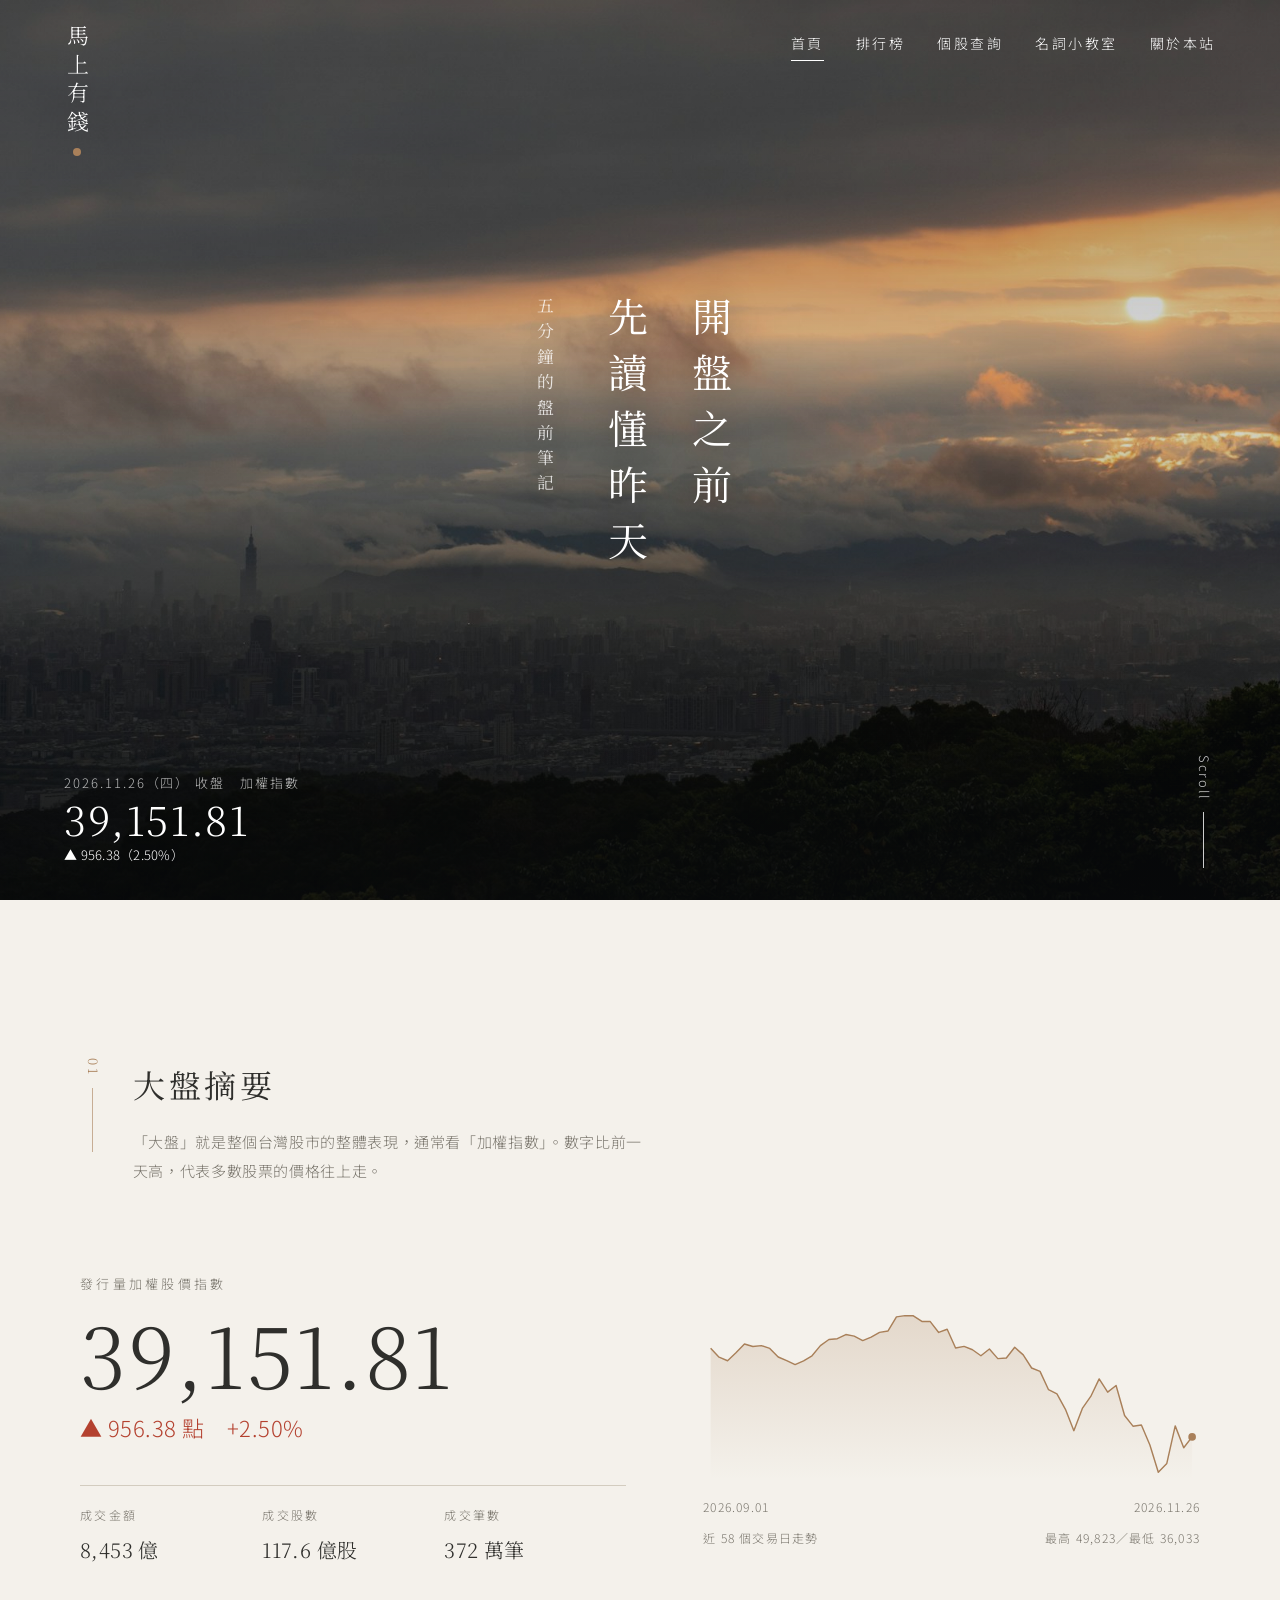
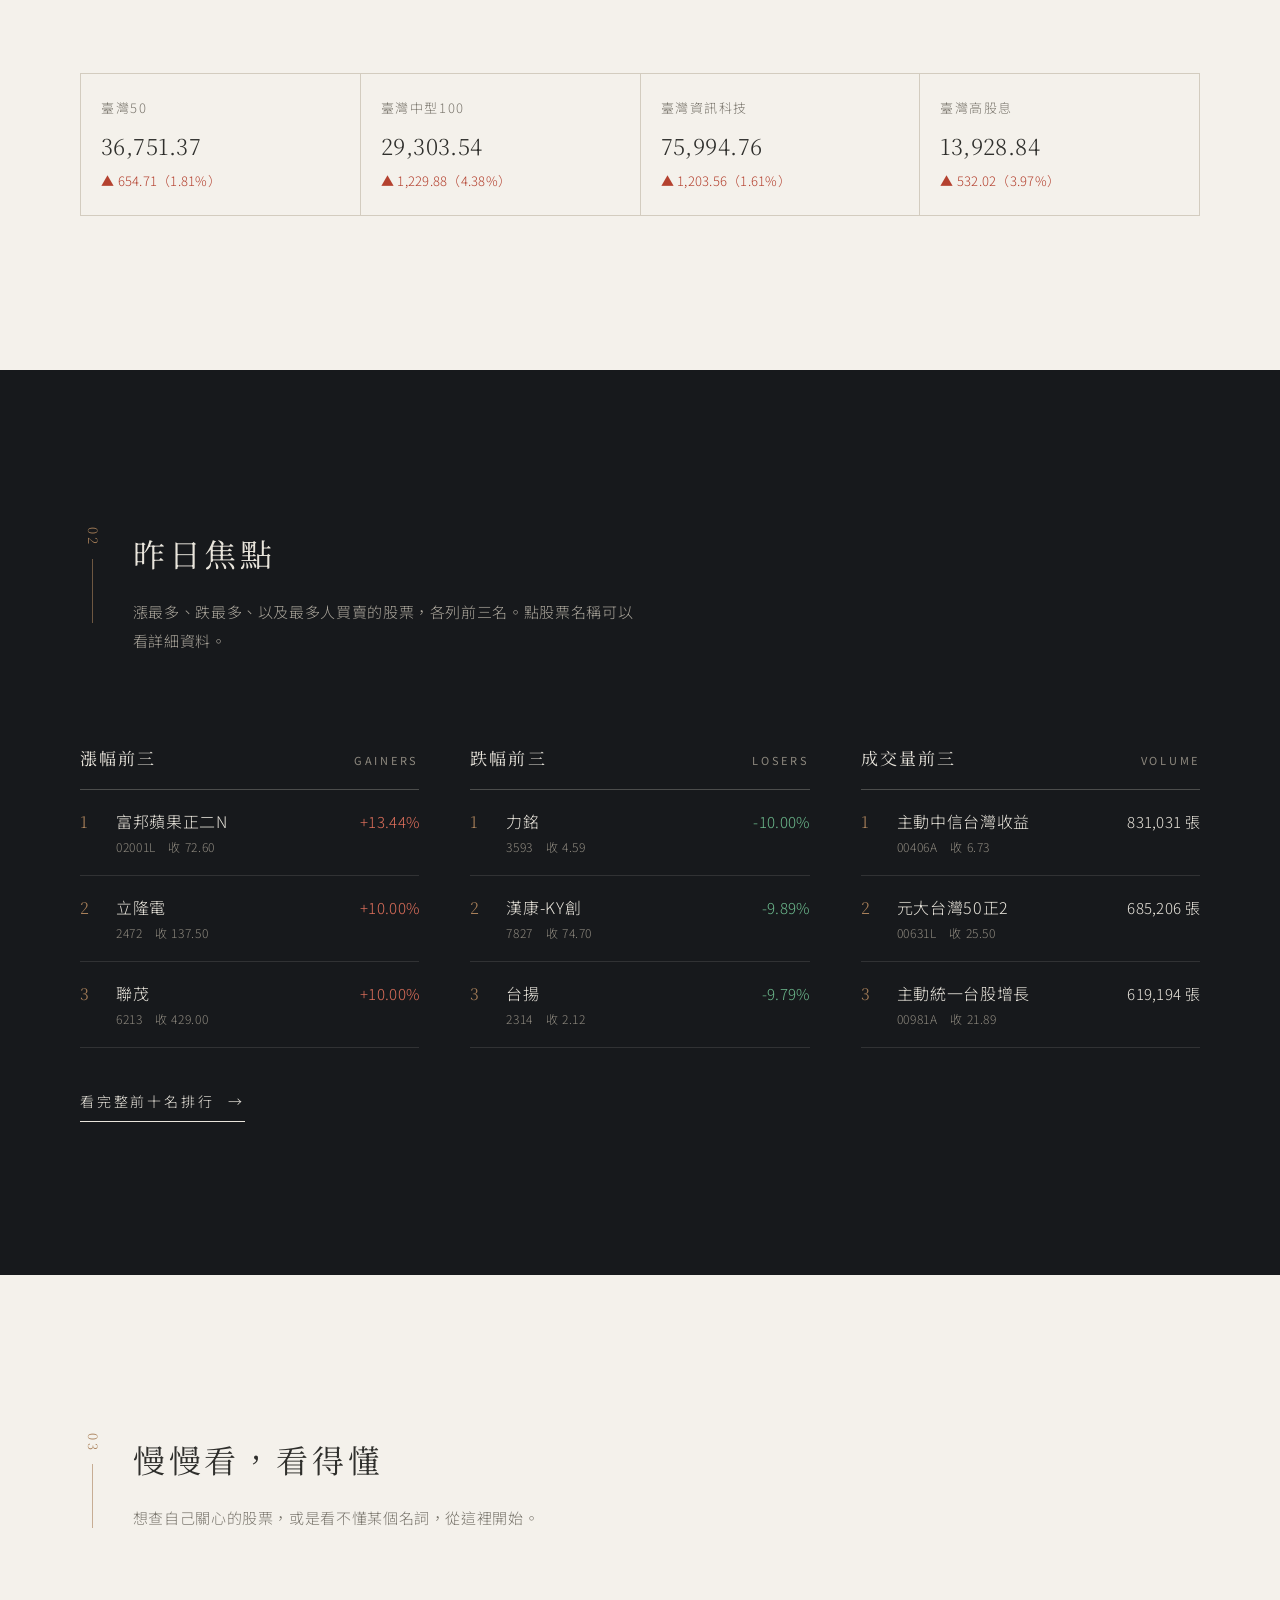
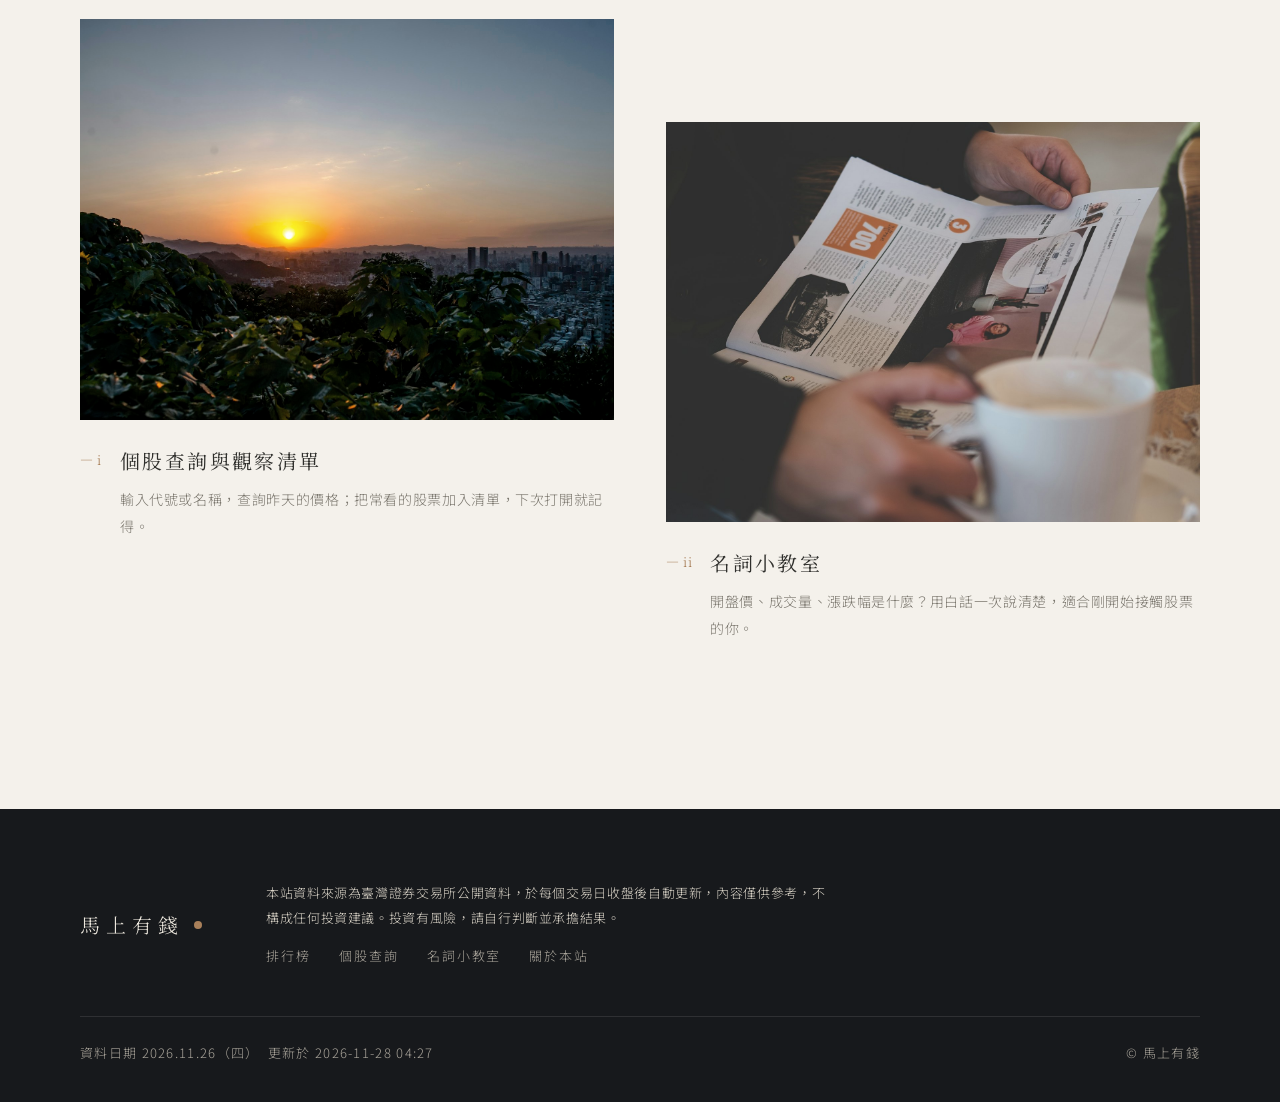
<file: index.html>
﻿<!DOCTYPE html>
<html lang="zh-Hant-TW">
<head>
  <meta charset="UTF-8">
  <meta name="viewport" content="width=device-width, initial-scale=1">
  <title>馬上有錢｜開盤前，先讀懂昨天的台股</title>
  <meta name="description" content="馬上有錢：每天開盤前，用五分鐘看懂昨天台股收盤的大盤、漲跌排行與成交量。資料來源為臺灣證券交易所公開資料，僅供參考。">
  <link rel="preconnect" href="https://fonts.googleapis.com">
  <link rel="preconnect" href="https://fonts.gstatic.com" crossorigin>
  <link href="https://fonts.googleapis.com/css2?family=Noto+Sans+TC:wght@300;400&family=Noto+Serif+TC:wght@400;500&display=swap" rel="stylesheet">
  <link rel="stylesheet" href="css/style.css">
</head>
<body data-page="home">

  <header class="site-header">
    <a class="logo" href="index.html">馬上有錢</a>
    <button class="menu-btn" type="button" aria-label="開啟選單" aria-expanded="false"><span></span><span></span></button>
    <nav class="nav" aria-label="主選單">
      <a href="index.html" aria-current="page">首頁</a>
      <a href="rank.html">排行榜</a>
      <a href="stock.html">個股查詢</a>
      <a href="learn.html">名詞小教室</a>
      <a href="about.html">關於本站</a>
    </nav>
  </header>

  <main>
    <!-- 首頁大圖 -->
    <section class="hero">
      <img src="images/hero.jpg" alt="清晨雲層下的台北市景">
      <h1 class="hero-copy">開盤之前<br>先讀懂昨天<small>五分鐘的盤前筆記</small></h1>
      <div class="hero-meta">
        <div class="hero-quote">
          <div class="label"><span data-date></span> 收盤　加權指數</div>
          <div class="big num" id="hero-taiex">—</div>
          <div id="hero-chg" class="num"></div>
        </div>
        <a class="scroll-hint" href="#summary">Scroll</a>
      </div>
    </section>

    <!-- 01 大盤摘要 -->
    <section class="section" id="summary">
      <div class="wrap">
        <div class="sec-head reveal">
          <div class="sec-no">01</div>
          <div>
            <h2>大盤摘要</h2>
            <p>「大盤」就是整個台灣股市的整體表現，通常看「加權指數」。數字比前一天高，代表多數股票的價格往上走。</p>
          </div>
        </div>

        <div class="summary" data-needs-data>
          <div class="taiex reveal">
            <div class="label">發行量加權股價指數</div>
            <div class="big num" id="taiex">—</div>
            <div class="chg num" id="taiex-chg"></div>
            <dl class="stat-row">
              <div><dt>成交金額</dt><dd class="num" id="t-value">—</dd></div>
              <div><dt>成交股數</dt><dd class="num" id="t-volume">—</dd></div>
              <div><dt>成交筆數</dt><dd class="num" id="t-trans">—</dd></div>
            </dl>
          </div>
          <div class="reveal" id="spark"></div>
        </div>

        <div class="indices reveal" id="indices"></div>
      </div>
    </section>

    <!-- 02 今日重點 -->
    <section class="section dark">
      <div class="wrap">
        <div class="sec-head reveal">
          <div class="sec-no">02</div>
          <div>
            <h2>昨日焦點</h2>
            <p>漲最多、跌最多、以及最多人買賣的股票，各列前三名。點股票名稱可以看詳細資料。</p>
          </div>
        </div>
        <div class="top3" data-needs-data>
          <div class="reveal"><h3>漲幅前三<span>GAINERS</span></h3><ol id="top-up"></ol></div>
          <div class="reveal"><h3>跌幅前三<span>LOSERS</span></h3><ol id="top-down"></ol></div>
          <div class="reveal"><h3>成交量前三<span>VOLUME</span></h3><ol id="top-vol"></ol></div>
        </div>
        <a class="more" href="rank.html">看完整前十名排行</a>
      </div>
    </section>

    <!-- 03 導覽 -->
    <section class="section">
      <div class="wrap">
        <div class="sec-head reveal">
          <div class="sec-no">03</div>
          <div>
            <h2>慢慢看，看得懂</h2>
            <p>想查自己關心的股票，或是看不懂某個名詞，從這裡開始。</p>
          </div>
        </div>
        <div class="guide">
          <a class="card reveal" href="stock.html">
            <div class="ph"><img src="images/dusk.jpg" alt="象山步道上看見的台北黃昏" loading="lazy"></div>
            <div class="tx"><span class="no">— i</span><div><h3>個股查詢與觀察清單</h3><p>輸入代號或名稱，查詢昨天的價格；把常看的股票加入清單，下次打開就記得。</p></div></div>
          </a>
          <a class="card reveal" href="learn.html">
            <div class="ph"><img src="images/coffee.jpg" alt="一邊喝咖啡一邊翻閱報紙" loading="lazy"></div>
            <div class="tx"><span class="no">— ii</span><div><h3>名詞小教室</h3><p>開盤價、成交量、漲跌幅是什麼？用白話一次說清楚，適合剛開始接觸股票的你。</p></div></div>
          </a>
        </div>
      </div>
    </section>
  </main>

  <footer class="site-footer">
    <div class="wrap">
      <a class="logo" href="index.html">馬上有錢</a>
      <div>
        <p class="warn">本站資料來源為臺灣證券交易所公開資料，於每個交易日收盤後自動更新，內容僅供參考，不構成任何投資建議。投資有風險，請自行判斷並承擔結果。</p>
        <nav aria-label="頁尾選單">
          <a href="rank.html">排行榜</a><a href="stock.html">個股查詢</a><a href="learn.html">名詞小教室</a><a href="about.html">關於本站</a>
        </nav>
      </div>
      <div class="copy"><span>資料日期 <span data-date></span>　更新於 <span data-generated></span></span><span>© 馬上有錢</span></div>
    </div>
  </footer>

  <script src="data/market.js"></script>
  <script src="js/main.js"></script>
</body>
</html>
</file>
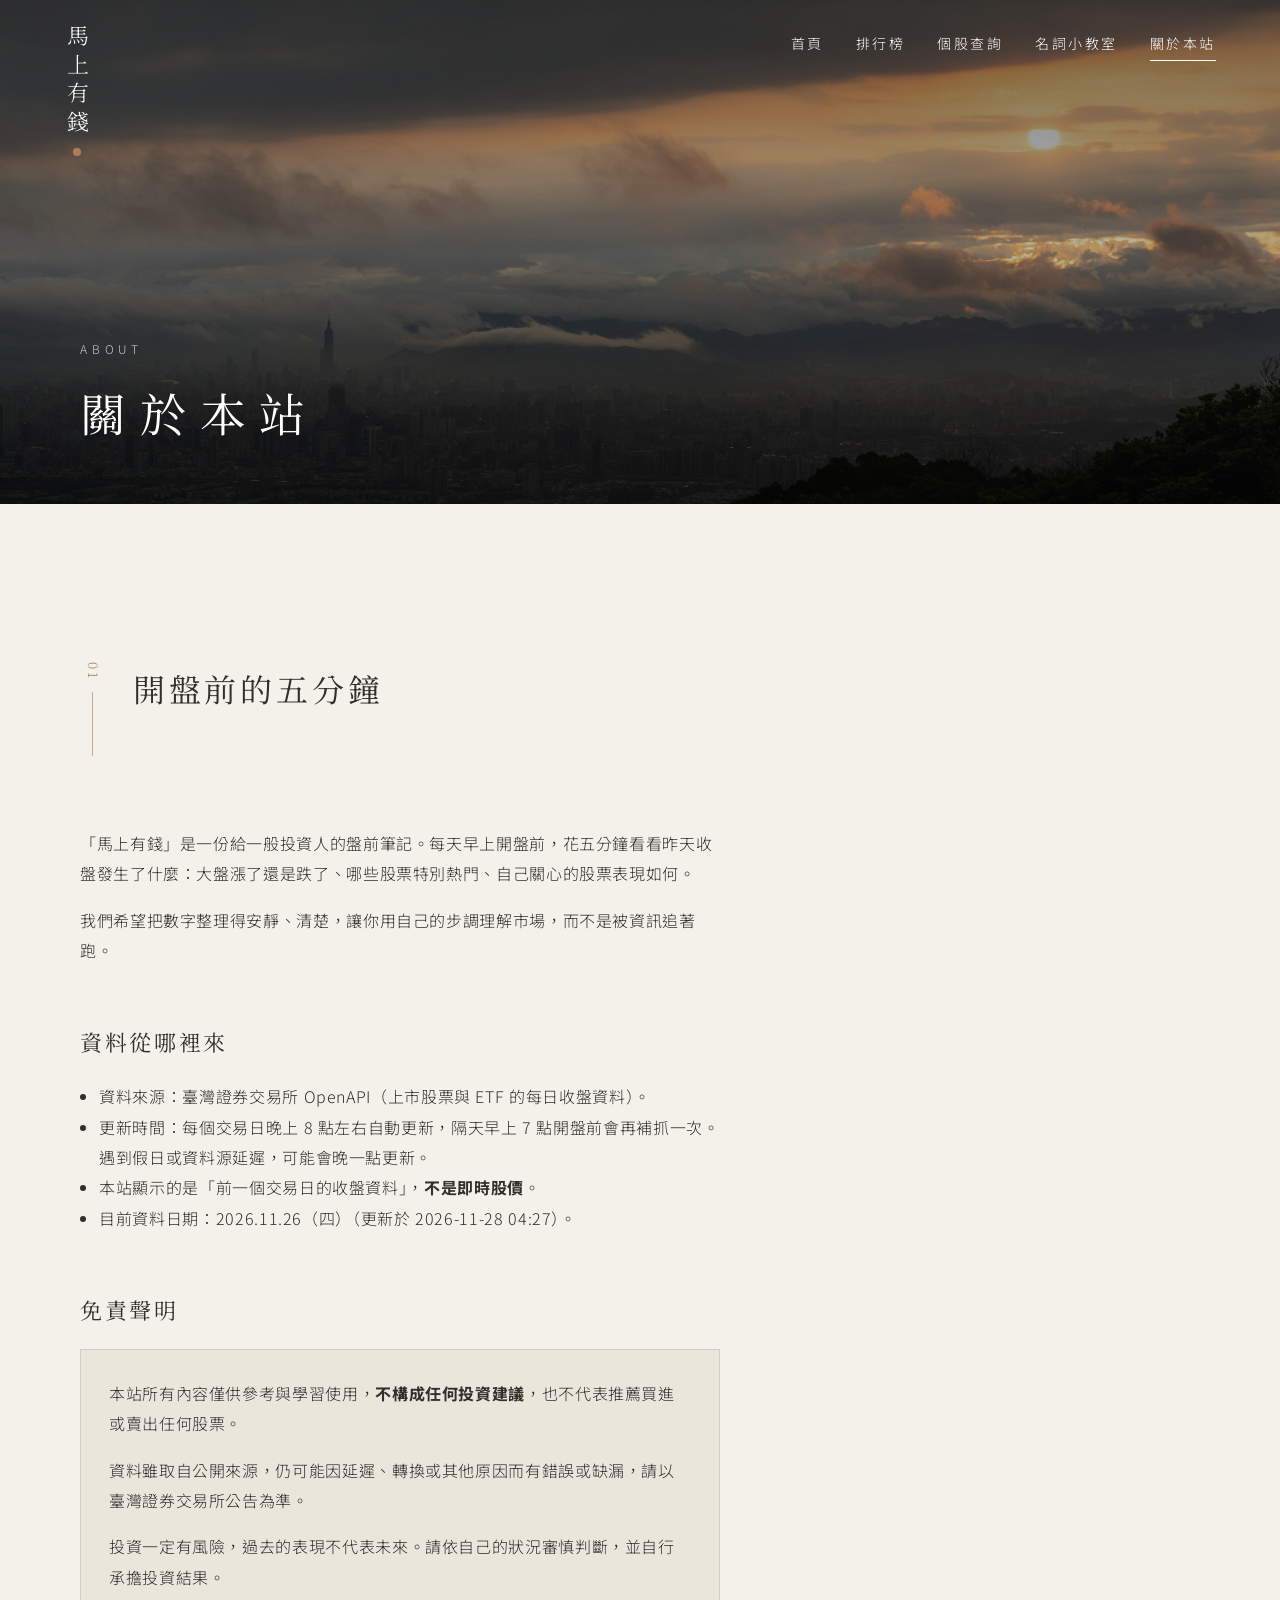
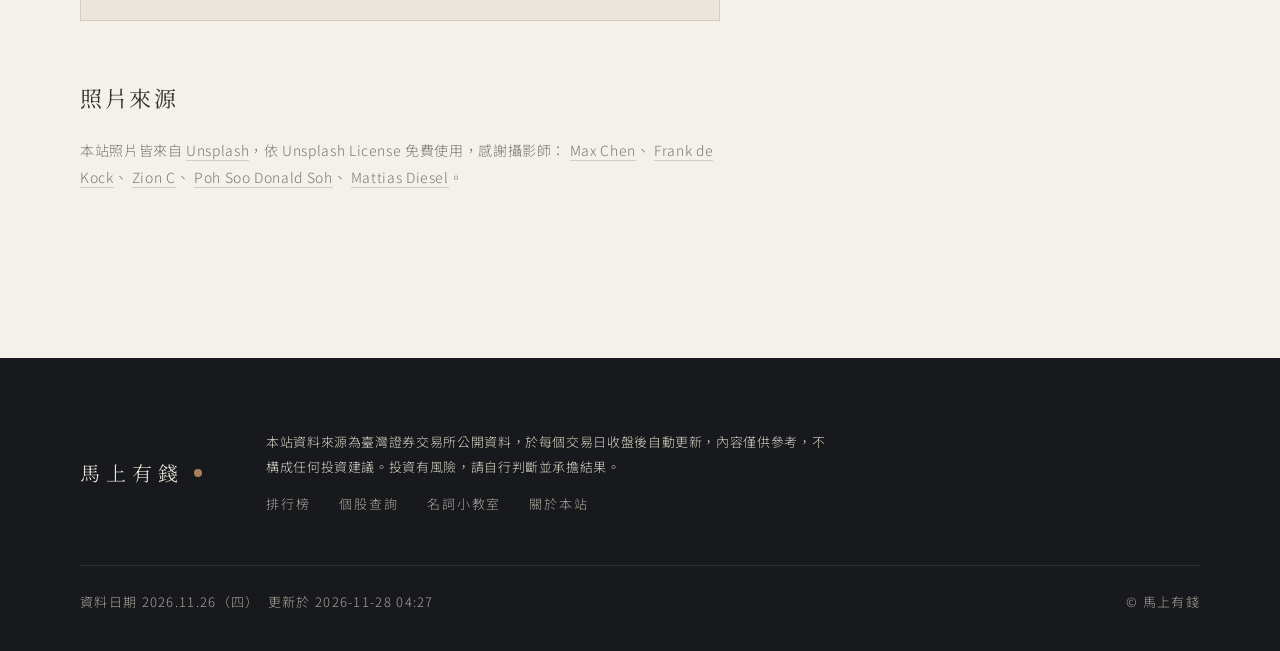
<file: about.html>
﻿<!DOCTYPE html>
<html lang="zh-Hant-TW">
<head>
  <meta charset="UTF-8">
  <meta name="viewport" content="width=device-width, initial-scale=1">
  <title>關於本站｜馬上有錢</title>
  <meta name="description" content="關於馬上有錢：資料來源、更新時間與免責聲明。">
  <link rel="preconnect" href="https://fonts.googleapis.com">
  <link rel="preconnect" href="https://fonts.gstatic.com" crossorigin>
  <link href="https://fonts.googleapis.com/css2?family=Noto+Sans+TC:wght@300;400&family=Noto+Serif+TC:wght@400;500&display=swap" rel="stylesheet">
  <link rel="stylesheet" href="css/style.css">
</head>
<body data-page="about">

  <header class="site-header">
    <a class="logo" href="index.html">馬上有錢</a>
    <button class="menu-btn" type="button" aria-label="開啟選單" aria-expanded="false"><span></span><span></span></button>
    <nav class="nav" aria-label="主選單">
      <a href="index.html">首頁</a>
      <a href="rank.html">排行榜</a>
      <a href="stock.html">個股查詢</a>
      <a href="learn.html">名詞小教室</a>
      <a href="about.html" aria-current="page">關於本站</a>
    </nav>
  </header>

  <main>
    <section class="page-hero">
      <img src="images/hero.jpg" alt="清晨雲層下的台北市景">
      <div class="inner">
        <div class="en">About</div>
        <h1>關於本站</h1>
      </div>
    </section>

    <section class="section">
      <div class="wrap">
        <div class="sec-head reveal">
          <div class="sec-no">01</div>
          <div><h2>開盤前的五分鐘</h2></div>
        </div>
        <div class="prose reveal">
          <p>「馬上有錢」是一份給一般投資人的盤前筆記。每天早上開盤前，花五分鐘看看昨天收盤發生了什麼：大盤漲了還是跌了、哪些股票特別熱門、自己關心的股票表現如何。</p>
          <p>我們希望把數字整理得安靜、清楚，讓你用自己的步調理解市場，而不是被資訊追著跑。</p>

          <h2>資料從哪裡來</h2>
          <ul>
            <li>資料來源：<a href="https://openapi.twse.com.tw/" target="_blank" rel="noopener">臺灣證券交易所 OpenAPI</a>（上市股票與 ETF 的每日收盤資料）。</li>
            <li>更新時間：每個交易日晚上 8 點左右自動更新，隔天早上 7 點開盤前會再補抓一次。遇到假日或資料源延遲，可能會晚一點更新。</li>
            <li>本站顯示的是「前一個交易日的收盤資料」，<strong>不是即時股價</strong>。</li>
            <li>目前資料日期：<span data-date></span>（更新於 <span data-generated></span>）。</li>
          </ul>

          <h2>免責聲明</h2>
          <div class="disclaimer-box">
            <p>本站所有內容僅供參考與學習使用，<strong>不構成任何投資建議</strong>，也不代表推薦買進或賣出任何股票。</p>
            <p>資料雖取自公開來源，仍可能因延遲、轉換或其他原因而有錯誤或缺漏，請以臺灣證券交易所公告為準。</p>
            <p style="margin:0">投資一定有風險，過去的表現不代表未來。請依自己的狀況審慎判斷，並自行承擔投資結果。</p>
          </div>

          <h2>照片來源</h2>
          <p class="credits">本站照片皆來自 <a href="https://unsplash.com/" target="_blank" rel="noopener">Unsplash</a>，依 Unsplash License 免費使用，感謝攝影師：
            <a href="https://unsplash.com/@maxchen2k" target="_blank" rel="noopener">Max Chen</a>、
            <a href="https://unsplash.com/@dragontw" target="_blank" rel="noopener">Frank de Kock</a>、
            <a href="https://unsplash.com/@jcs_chen" target="_blank" rel="noopener">Zion C</a>、
            <a href="https://unsplash.com/@donaldart" target="_blank" rel="noopener">Poh Soo Donald Soh</a>、
            <a href="https://unsplash.com/@mattiasdiesel" target="_blank" rel="noopener">Mattias Diesel</a>。</p>
        </div>
      </div>
    </section>
  </main>

  <footer class="site-footer">
    <div class="wrap">
      <a class="logo" href="index.html">馬上有錢</a>
      <div>
        <p class="warn">本站資料來源為臺灣證券交易所公開資料，於每個交易日收盤後自動更新，內容僅供參考，不構成任何投資建議。投資有風險，請自行判斷並承擔結果。</p>
        <nav aria-label="頁尾選單">
          <a href="rank.html">排行榜</a><a href="stock.html">個股查詢</a><a href="learn.html">名詞小教室</a><a href="about.html">關於本站</a>
        </nav>
      </div>
      <div class="copy"><span>資料日期 <span data-date></span>　更新於 <span data-generated></span></span><span>© 馬上有錢</span></div>
    </div>
  </footer>

  <script src="data/market.js"></script>
  <script src="js/main.js"></script>
</body>
</html>
</file>
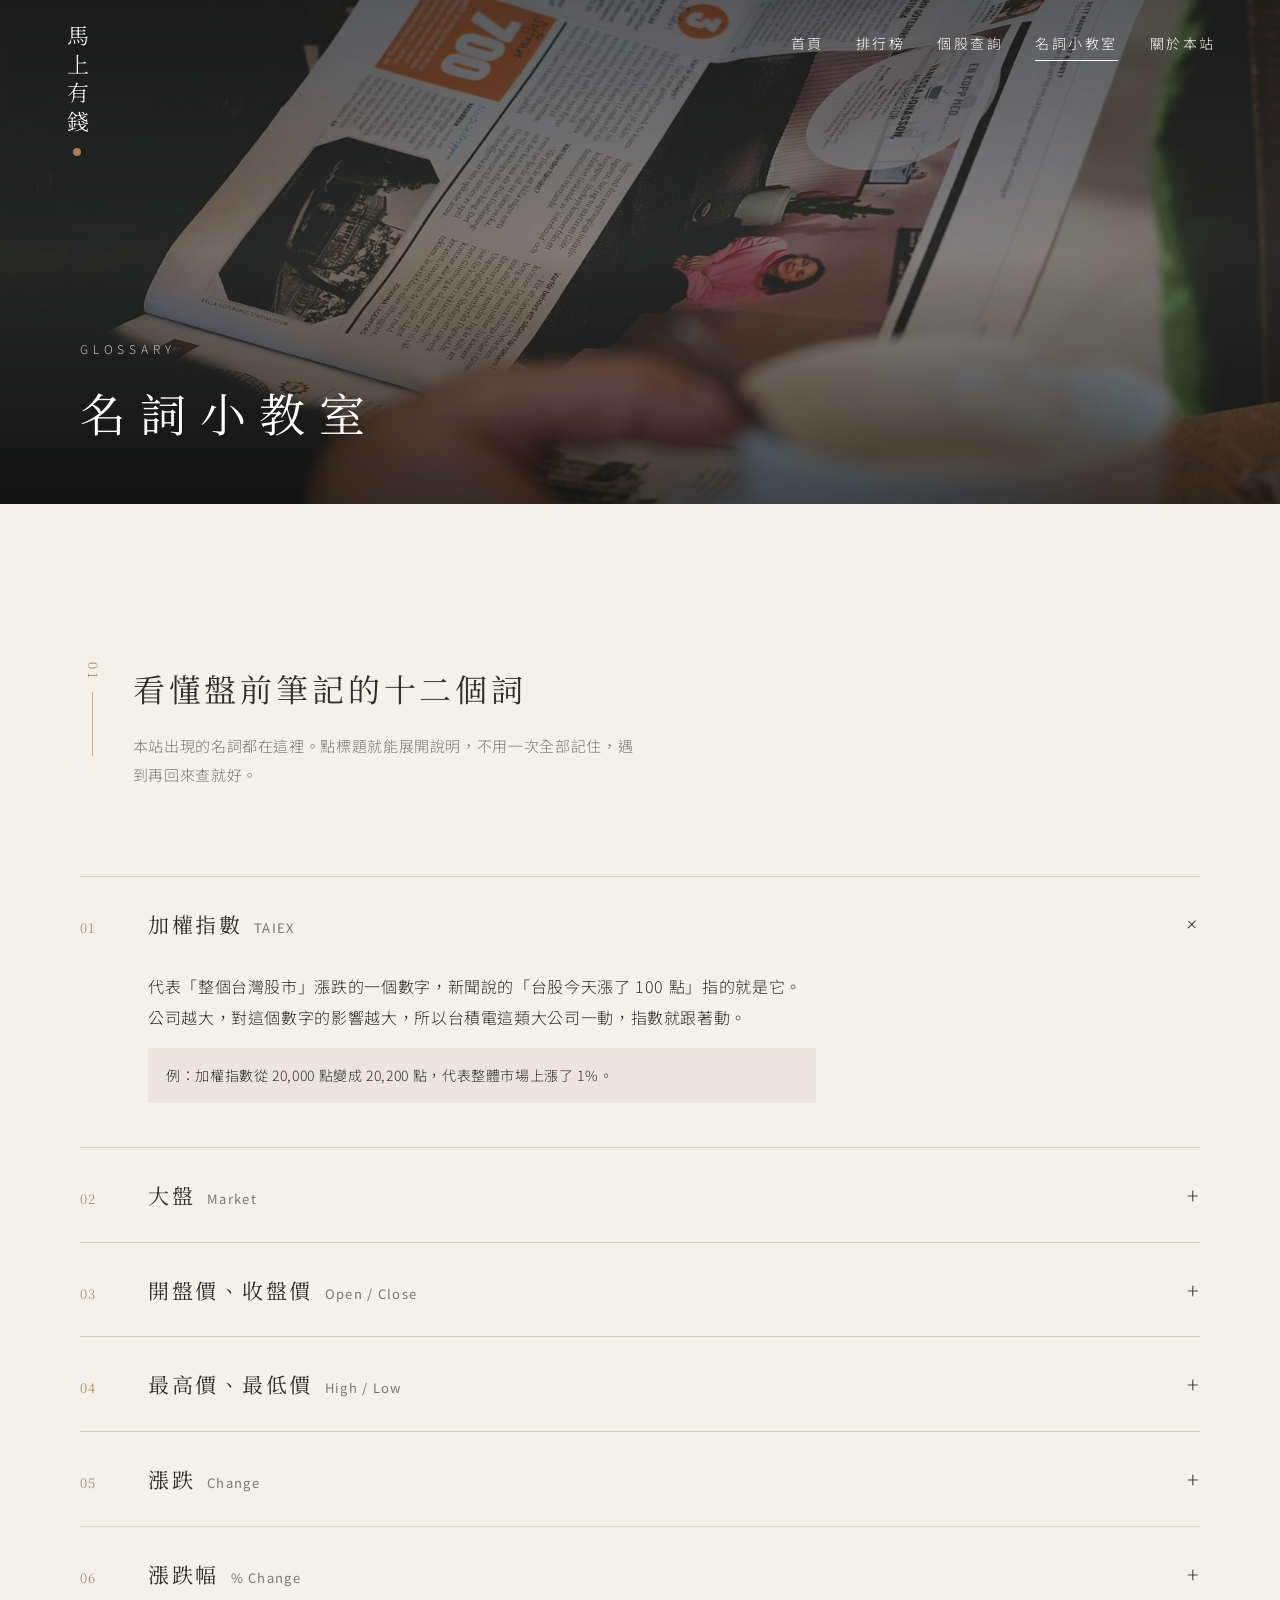
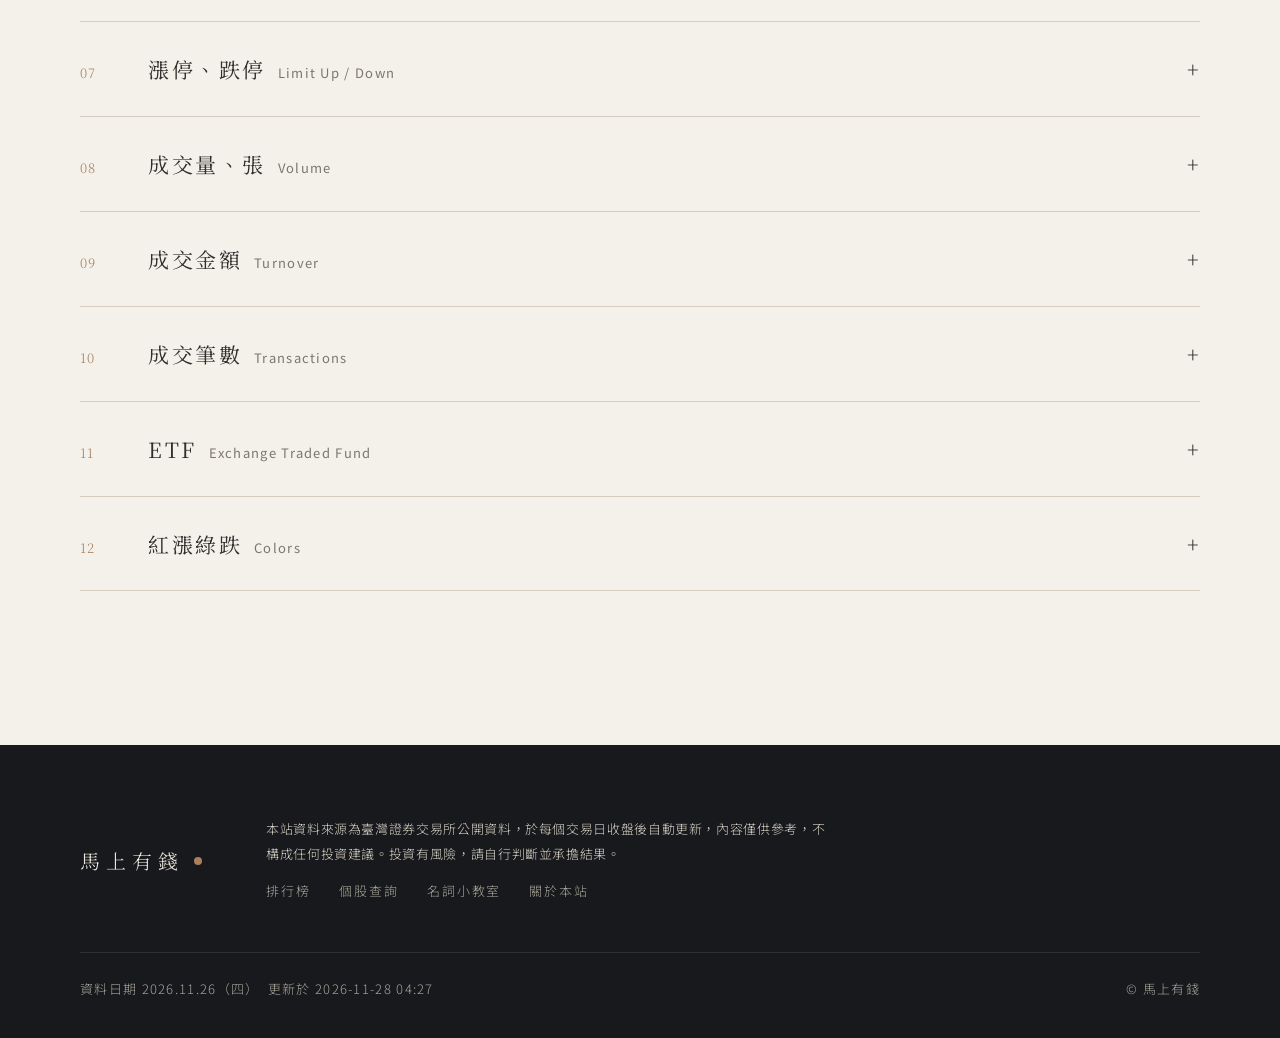
<file: learn.html>
﻿<!DOCTYPE html>
<html lang="zh-Hant-TW">
<head>
  <meta charset="UTF-8">
  <meta name="viewport" content="width=device-width, initial-scale=1">
  <title>名詞小教室｜馬上有錢</title>
  <meta name="description" content="用白話解釋加權指數、開盤價、成交量、漲跌幅等常見股市名詞，給剛接觸股票的你。">
  <link rel="preconnect" href="https://fonts.googleapis.com">
  <link rel="preconnect" href="https://fonts.gstatic.com" crossorigin>
  <link href="https://fonts.googleapis.com/css2?family=Noto+Sans+TC:wght@300;400&family=Noto+Serif+TC:wght@400;500&display=swap" rel="stylesheet">
  <link rel="stylesheet" href="css/style.css">
</head>
<body data-page="learn">

  <header class="site-header">
    <a class="logo" href="index.html">馬上有錢</a>
    <button class="menu-btn" type="button" aria-label="開啟選單" aria-expanded="false"><span></span><span></span></button>
    <nav class="nav" aria-label="主選單">
      <a href="index.html">首頁</a>
      <a href="rank.html">排行榜</a>
      <a href="stock.html">個股查詢</a>
      <a href="learn.html" aria-current="page">名詞小教室</a>
      <a href="about.html">關於本站</a>
    </nav>
  </header>

  <main>
    <section class="page-hero">
      <img src="images/coffee.jpg" alt="一邊喝咖啡一邊翻閱報紙">
      <div class="inner">
        <div class="en">Glossary</div>
        <h1>名詞小教室</h1>
      </div>
    </section>

    <section class="section">
      <div class="wrap">
        <div class="sec-head reveal">
          <div class="sec-no">01</div>
          <div>
            <h2>看懂盤前筆記的十二個詞</h2>
            <p>本站出現的名詞都在這裡。點標題就能展開說明，不用一次全部記住，遇到再回來查就好。</p>
          </div>
        </div>

        <div class="terms reveal">
          <details open>
            <summary><span class="no">01</span><h3>加權指數<small>TAIEX</small></h3></summary>
            <div class="body">
              <p>代表「整個台灣股市」漲跌的一個數字，新聞說的「台股今天漲了 100 點」指的就是它。公司越大，對這個數字的影響越大，所以台積電這類大公司一動，指數就跟著動。</p>
              <p class="eg">例：加權指數從 20,000 點變成 20,200 點，代表整體市場上漲了 1%。</p>
            </div>
          </details>
          <details>
            <summary><span class="no">02</span><h3>大盤<small>Market</small></h3></summary>
            <div class="body"><p>「整個股市」的口語說法。看大盤，通常就是看加權指數。</p></div>
          </details>
          <details>
            <summary><span class="no">03</span><h3>開盤價、收盤價<small>Open / Close</small></h3></summary>
            <div class="body">
              <p>台股的交易時間是週一到週五早上 9:00 到下午 1:30。<strong>開盤價</strong>是當天第一筆成交的價格，<strong>收盤價</strong>是最後的價格。一般說「某股票多少錢」，多半指收盤價。</p>
            </div>
          </details>
          <details>
            <summary><span class="no">04</span><h3>最高價、最低價<small>High / Low</small></h3></summary>
            <div class="body">
              <p>當天成交過的最高與最低價格。兩者差距越大，表示當天價格上下波動越劇烈。</p>
              <p class="eg">個股查詢頁的那條橫線，就是在畫「收盤價落在最高和最低之間的哪個位置」。</p>
            </div>
          </details>
          <details>
            <summary><span class="no">05</span><h3>漲跌<small>Change</small></h3></summary>
            <div class="body"><p>今天收盤價減掉前一天收盤價，單位是「元」。正數是漲，負數是跌。</p></div>
          </details>
          <details>
            <summary><span class="no">06</span><h3>漲跌幅<small>% Change</small></h3></summary>
            <div class="body">
              <p>漲跌換算成百分比，方便比較貴的股票和便宜的股票。</p>
              <p class="eg">例：100 元的股票漲 5 元，漲跌幅是 +5%；20 元的股票漲 2 元，漲跌幅是 +10%。後者漲得「比較多」。</p>
            </div>
          </details>
          <details>
            <summary><span class="no">07</span><h3>漲停、跌停<small>Limit Up / Down</small></h3></summary>
            <div class="body"><p>台股規定一天最多只能漲或跌大約 10%，碰到上限叫「漲停」，碰到下限叫「跌停」。所以排行榜前幾名常常都是 ±10% 左右。</p></div>
          </details>
          <details>
            <summary><span class="no">08</span><h3>成交量、張<small>Volume</small></h3></summary>
            <div class="body">
              <p>當天總共被買賣了多少。台股習慣用「張」當單位，<strong>1 張 = 1,000 股</strong>。成交量大，表示很多人在關注、在交易這檔股票。</p>
            </div>
          </details>
          <details>
            <summary><span class="no">09</span><h3>成交金額<small>Turnover</small></h3></summary>
            <div class="body"><p>當天所有成交加起來的總金額。大盤的成交金額常以「億元」計算，可以看出市場熱不熱絡。</p></div>
          </details>
          <details>
            <summary><span class="no">10</span><h3>成交筆數<small>Transactions</small></h3></summary>
            <div class="body"><p>當天一共成交了幾次（幾筆交易）。筆數多，代表參與交易的人或次數多。</p></div>
          </details>
          <details>
            <summary><span class="no">11</span><h3>ETF<small>Exchange Traded Fund</small></h3></summary>
            <div class="body">
              <p>一種「一次買一籃子股票」的基金，可以像股票一樣買賣。例如 0050 包含台灣市值最大的 50 家公司。台股的 ETF 代號大多以 <strong>00</strong> 開頭。</p>
            </div>
          </details>
          <details>
            <summary><span class="no">12</span><h3>紅漲綠跌<small>Colors</small></h3></summary>
            <div class="body">
              <p>台灣習慣用<span class="up">紅色代表上漲</span>、<span class="down">綠色代表下跌</span>，和美國剛好相反。本站也照台灣習慣標示。</p>
            </div>
          </details>
        </div>
      </div>
    </section>
  </main>

  <footer class="site-footer">
    <div class="wrap">
      <a class="logo" href="index.html">馬上有錢</a>
      <div>
        <p class="warn">本站資料來源為臺灣證券交易所公開資料，於每個交易日收盤後自動更新，內容僅供參考，不構成任何投資建議。投資有風險，請自行判斷並承擔結果。</p>
        <nav aria-label="頁尾選單">
          <a href="rank.html">排行榜</a><a href="stock.html">個股查詢</a><a href="learn.html">名詞小教室</a><a href="about.html">關於本站</a>
        </nav>
      </div>
      <div class="copy"><span>資料日期 <span data-date></span>　更新於 <span data-generated></span></span><span>© 馬上有錢</span></div>
    </div>
  </footer>

  <script src="data/market.js"></script>
  <script src="js/main.js"></script>
</body>
</html>
</file>
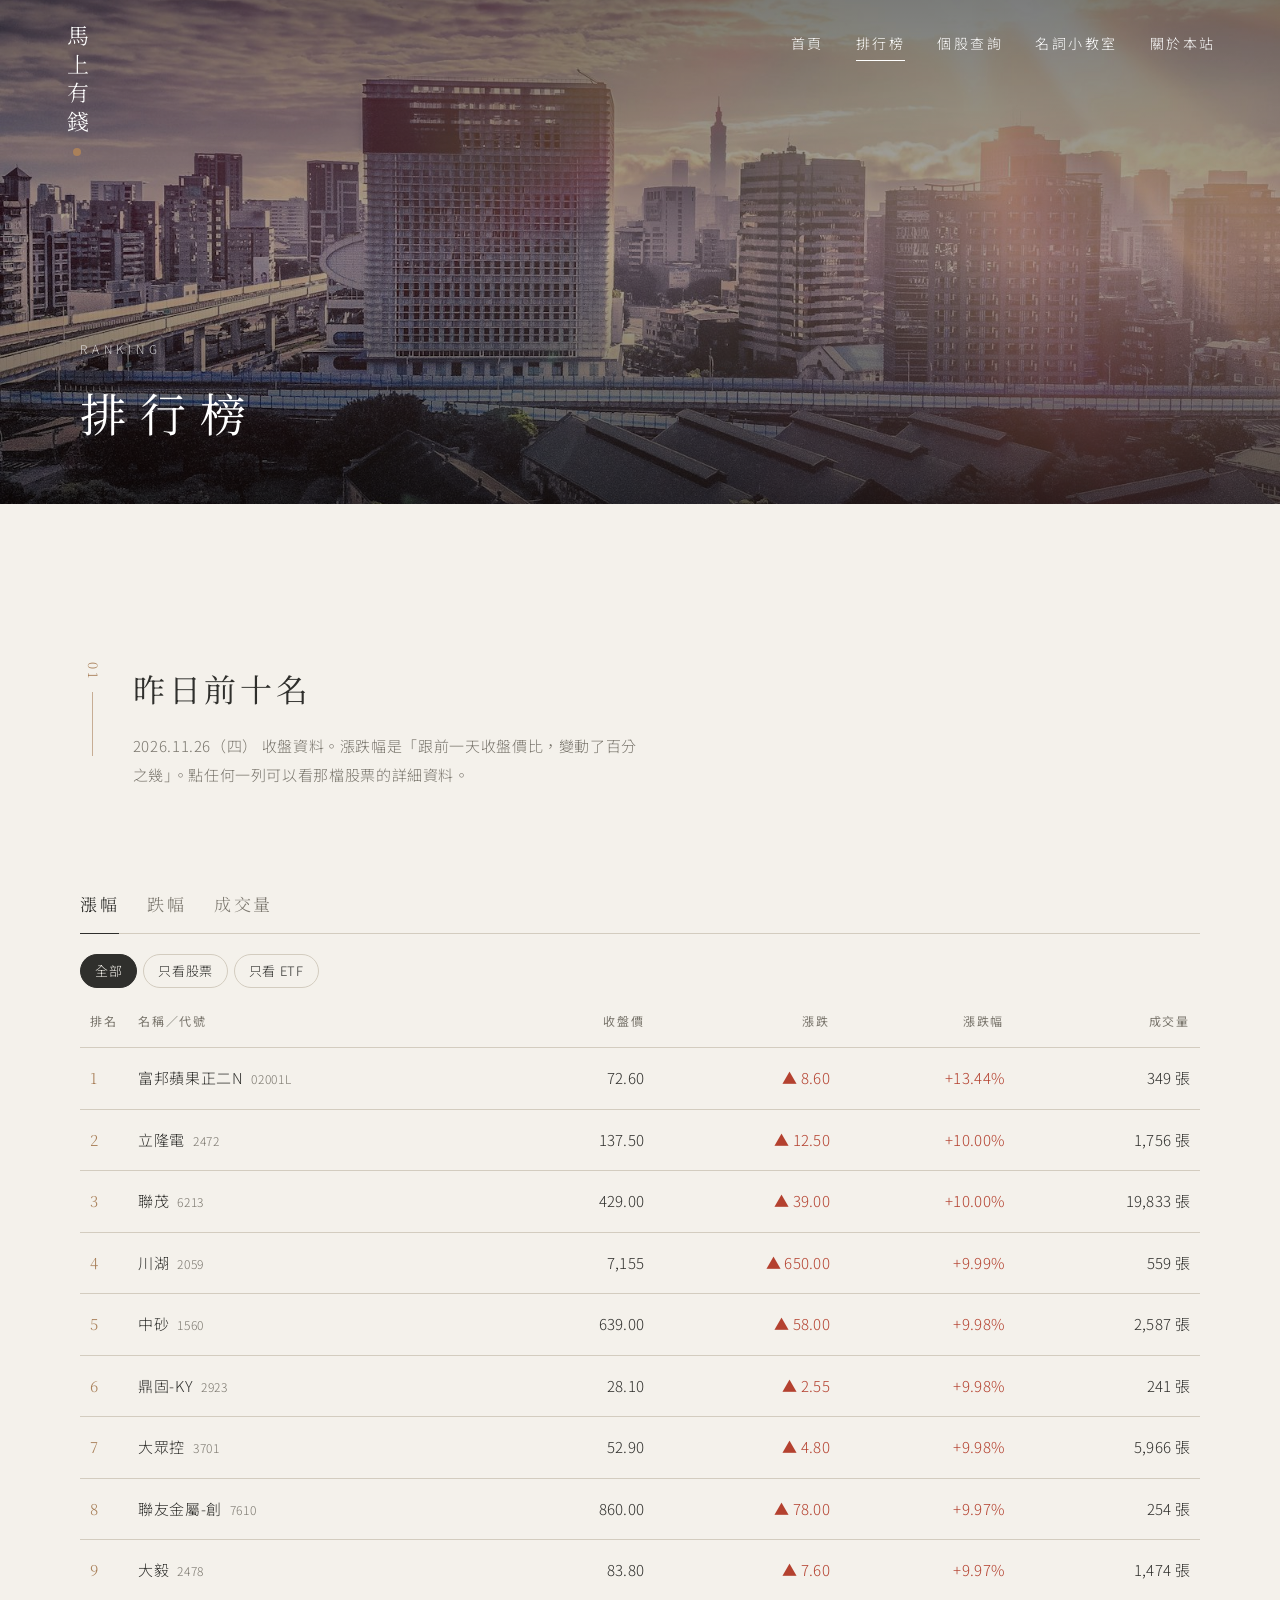
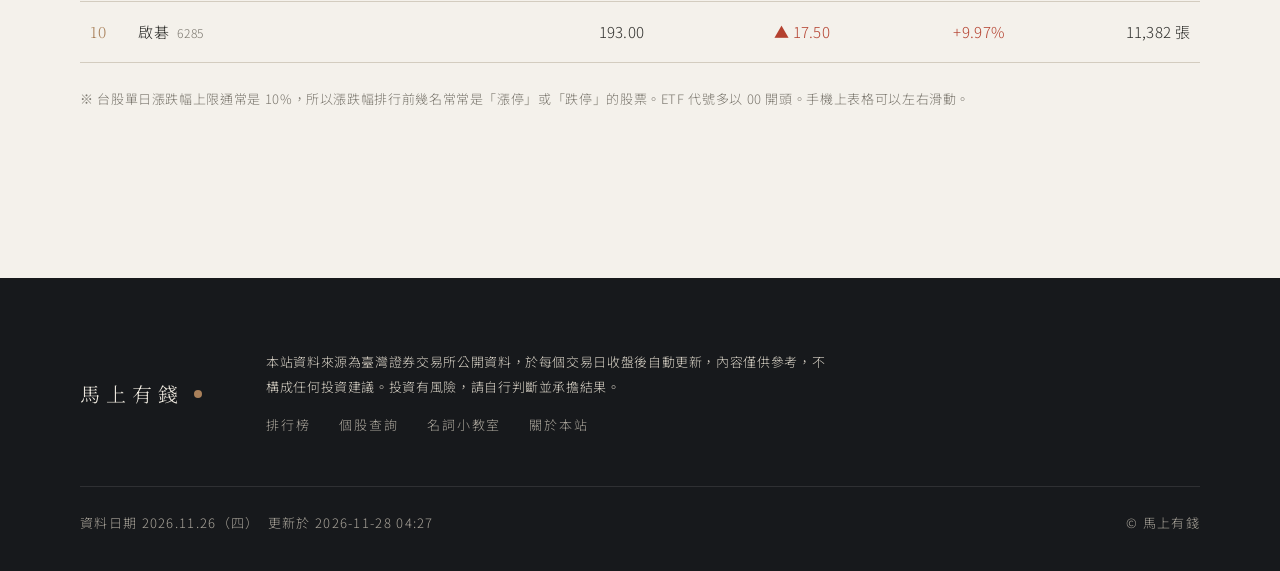
<file: rank.html>
﻿<!DOCTYPE html>
<html lang="zh-Hant-TW">
<head>
  <meta charset="UTF-8">
  <meta name="viewport" content="width=device-width, initial-scale=1">
  <title>排行榜｜馬上有錢</title>
  <meta name="description" content="昨日台股漲幅、跌幅、成交量前十名排行。資料來源為臺灣證券交易所公開資料，僅供參考。">
  <link rel="preconnect" href="https://fonts.googleapis.com">
  <link rel="preconnect" href="https://fonts.gstatic.com" crossorigin>
  <link href="https://fonts.googleapis.com/css2?family=Noto+Sans+TC:wght@300;400&family=Noto+Serif+TC:wght@400;500&display=swap" rel="stylesheet">
  <link rel="stylesheet" href="css/style.css">
</head>
<body data-page="rank">

  <header class="site-header">
    <a class="logo" href="index.html">馬上有錢</a>
    <button class="menu-btn" type="button" aria-label="開啟選單" aria-expanded="false"><span></span><span></span></button>
    <nav class="nav" aria-label="主選單">
      <a href="index.html">首頁</a>
      <a href="rank.html" aria-current="page">排行榜</a>
      <a href="stock.html">個股查詢</a>
      <a href="learn.html">名詞小教室</a>
      <a href="about.html">關於本站</a>
    </nav>
  </header>

  <main>
    <section class="page-hero">
      <img src="images/city.jpg" alt="晨光灑落的台北城市天際線">
      <div class="inner">
        <div class="en">Ranking</div>
        <h1>排行榜</h1>
      </div>
    </section>

    <section class="section">
      <div class="wrap">
        <div class="sec-head reveal">
          <div class="sec-no">01</div>
          <div>
            <h2>昨日前十名</h2>
            <p><span data-date></span> 收盤資料。漲跌幅是「跟前一天收盤價比，變動了百分之幾」。點任何一列可以看那檔股票的詳細資料。</p>
          </div>
        </div>

        <div class="tabs" role="tablist">
          <button type="button" role="tab" data-kind="up" aria-selected="true">漲幅</button>
          <button type="button" role="tab" data-kind="down" aria-selected="false">跌幅</button>
          <button type="button" role="tab" data-kind="volume" aria-selected="false">成交量</button>
        </div>
        <div class="filter" role="radiogroup" aria-label="篩選">
          <label><input type="radio" name="f" value="all" checked><span>全部</span></label>
          <label><input type="radio" name="f" value="stock"><span>只看股票</span></label>
          <label><input type="radio" name="f" value="etf"><span>只看 ETF</span></label>
        </div>

        <div class="table-wrap" data-needs-data>
          <table class="rank">
            <thead>
              <tr><th>排名</th><th>名稱／代號</th><th>收盤價</th><th>漲跌</th><th>漲跌幅</th><th>成交量</th></tr>
            </thead>
            <tbody id="rank-body"></tbody>
          </table>
        </div>
        <p class="note">※ 台股單日漲跌幅上限通常是 10%，所以漲跌幅排行前幾名常常是「漲停」或「跌停」的股票。ETF 代號多以 00 開頭。手機上表格可以左右滑動。</p>
      </div>
    </section>
  </main>

  <footer class="site-footer">
    <div class="wrap">
      <a class="logo" href="index.html">馬上有錢</a>
      <div>
        <p class="warn">本站資料來源為臺灣證券交易所公開資料，於每個交易日收盤後自動更新，內容僅供參考，不構成任何投資建議。投資有風險，請自行判斷並承擔結果。</p>
        <nav aria-label="頁尾選單">
          <a href="rank.html">排行榜</a><a href="stock.html">個股查詢</a><a href="learn.html">名詞小教室</a><a href="about.html">關於本站</a>
        </nav>
      </div>
      <div class="copy"><span>資料日期 <span data-date></span>　更新於 <span data-generated></span></span><span>© 馬上有錢</span></div>
    </div>
  </footer>

  <script src="data/market.js"></script>
  <script src="js/main.js"></script>
</body>
</html>
</file>
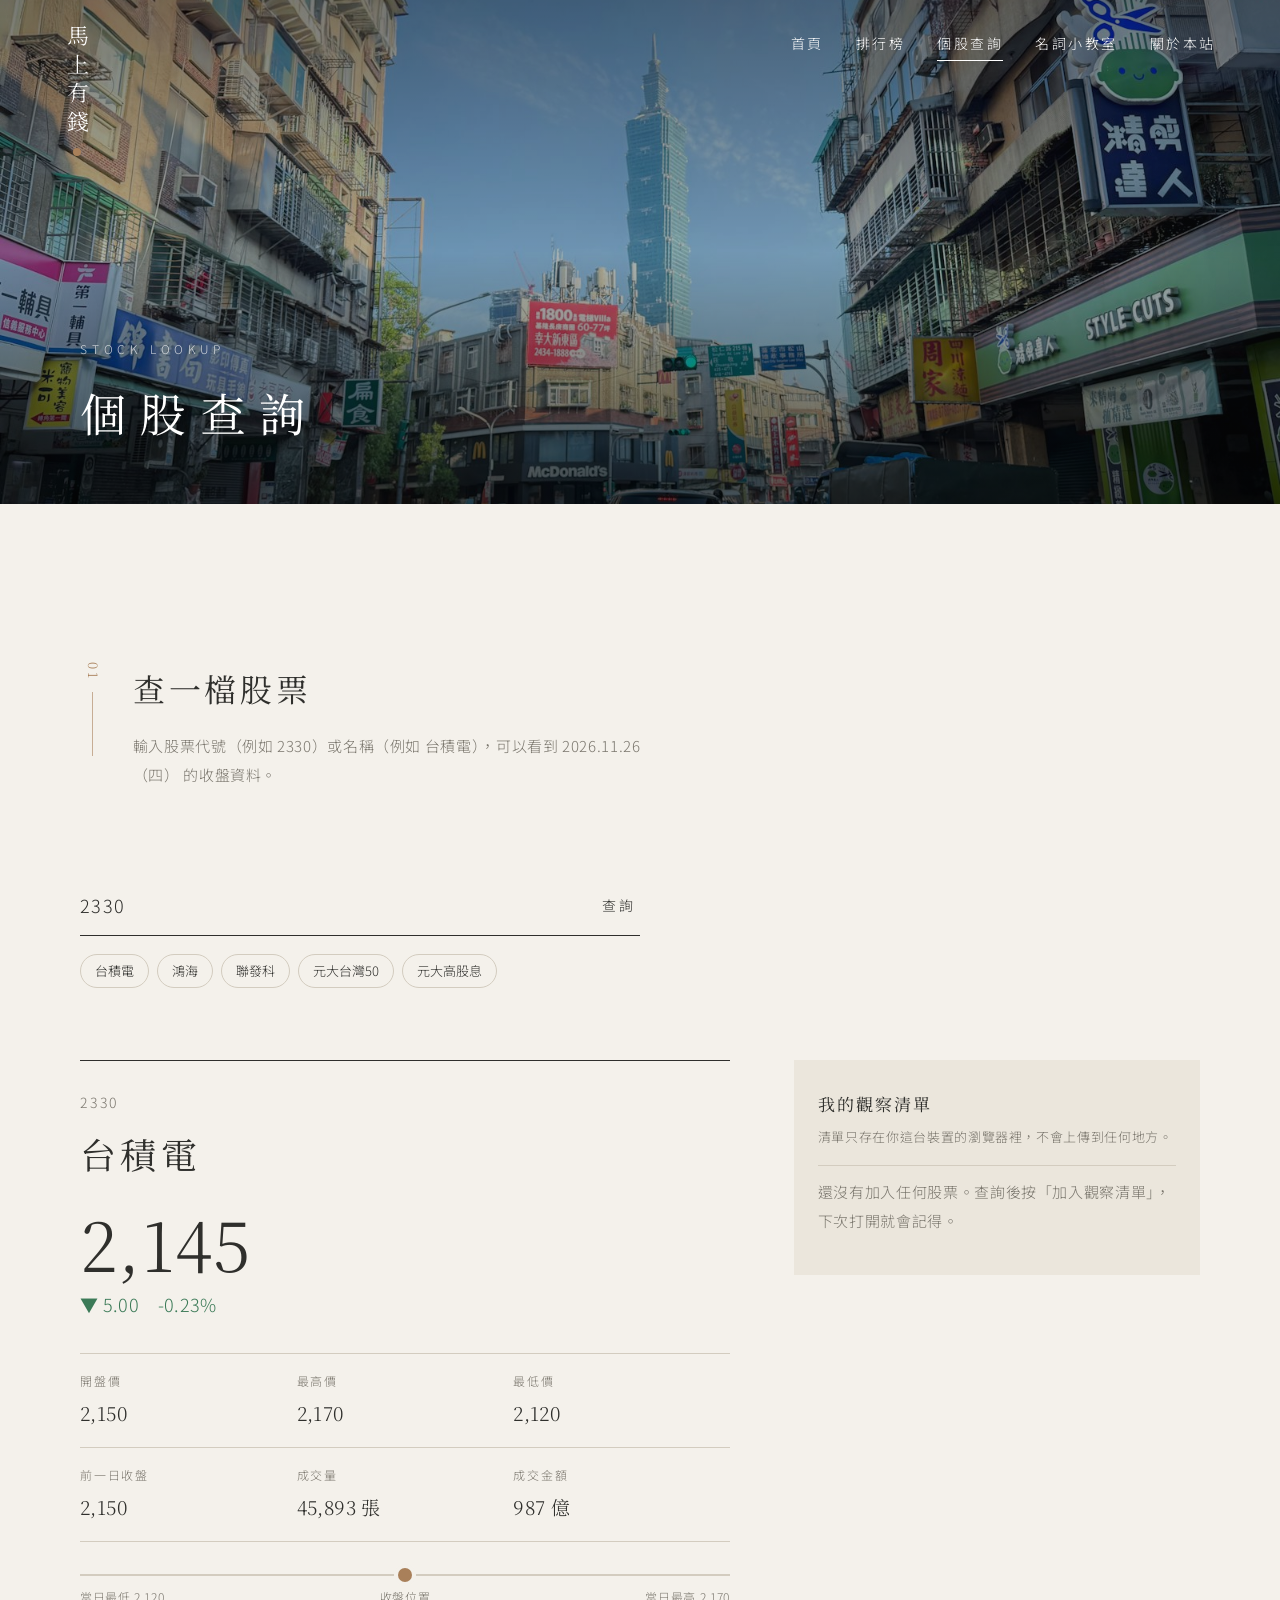
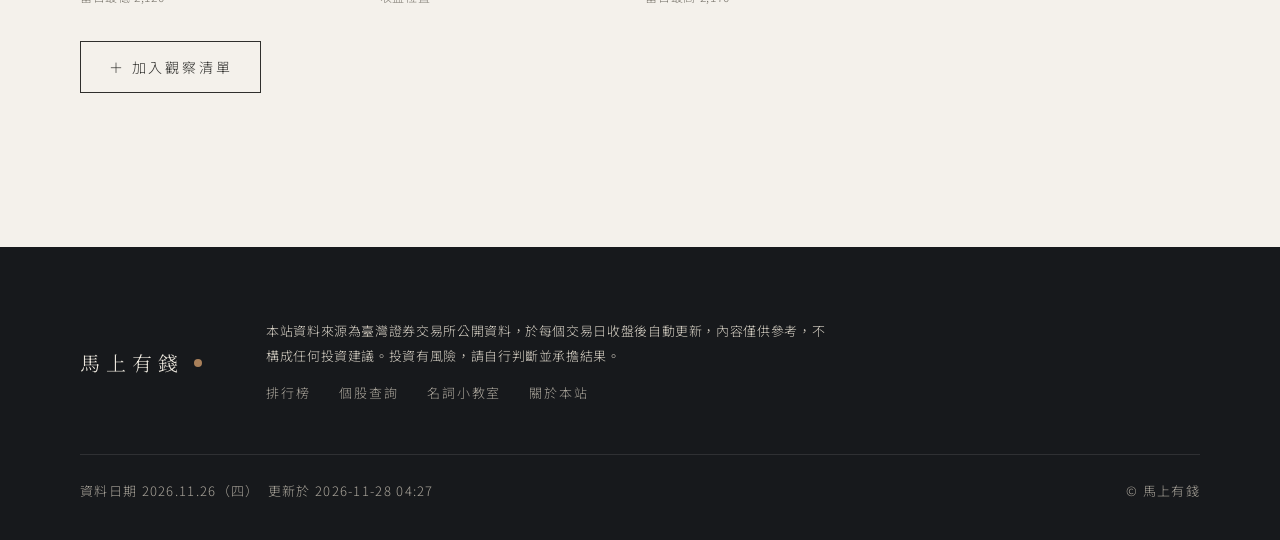
<file: stock.html>
﻿<!DOCTYPE html>
<html lang="zh-Hant-TW">
<head>
  <meta charset="UTF-8">
  <meta name="viewport" content="width=device-width, initial-scale=1">
  <title>個股查詢｜馬上有錢</title>
  <meta name="description" content="輸入股票代號或名稱，查詢昨日收盤資料，並建立自己的觀察清單。資料僅供參考。">
  <link rel="preconnect" href="https://fonts.googleapis.com">
  <link rel="preconnect" href="https://fonts.gstatic.com" crossorigin>
  <link href="https://fonts.googleapis.com/css2?family=Noto+Sans+TC:wght@300;400&family=Noto+Serif+TC:wght@400;500&display=swap" rel="stylesheet">
  <link rel="stylesheet" href="css/style.css">
</head>
<body data-page="stock">

  <header class="site-header">
    <a class="logo" href="index.html">馬上有錢</a>
    <button class="menu-btn" type="button" aria-label="開啟選單" aria-expanded="false"><span></span><span></span></button>
    <nav class="nav" aria-label="主選單">
      <a href="index.html">首頁</a>
      <a href="rank.html">排行榜</a>
      <a href="stock.html" aria-current="page">個股查詢</a>
      <a href="learn.html">名詞小教室</a>
      <a href="about.html">關於本站</a>
    </nav>
  </header>

  <main>
    <section class="page-hero">
      <img src="images/street.jpg" alt="老街巷弄盡頭遠望台北101">
      <div class="inner">
        <div class="en">Stock Lookup</div>
        <h1>個股查詢</h1>
      </div>
    </section>

    <section class="section">
      <div class="wrap">
        <div class="sec-head reveal">
          <div class="sec-no">01</div>
          <div>
            <h2>查一檔股票</h2>
            <p>輸入股票代號（例如 2330）或名稱（例如 台積電），可以看到 <span data-date></span> 的收盤資料。</p>
          </div>
        </div>

        <form class="search" id="search-form" role="search">
          <input id="q" type="text" list="stock-list" placeholder="代號或名稱" autocomplete="off" aria-label="股票代號或名稱">
          <datalist id="stock-list"></datalist>
          <button type="submit">查詢</button>
        </form>
        <div class="chips" aria-label="快速查詢">
          <button type="button" data-q="2330">台積電</button>
          <button type="button" data-q="2317">鴻海</button>
          <button type="button" data-q="2454">聯發科</button>
          <button type="button" data-q="0050">元大台灣50</button>
          <button type="button" data-q="0056">元大高股息</button>
        </div>

        <div class="stock-grid">
          <div id="quote" data-needs-data></div>
          <aside class="watch reveal" aria-label="我的觀察清單">
            <h3>我的觀察清單</h3>
            <p class="hint">清單只存在你這台裝置的瀏覽器裡，不會上傳到任何地方。</p>
            <ul id="watch-list"></ul>
          </aside>
        </div>
      </div>
    </section>
  </main>

  <footer class="site-footer">
    <div class="wrap">
      <a class="logo" href="index.html">馬上有錢</a>
      <div>
        <p class="warn">本站資料來源為臺灣證券交易所公開資料，於每個交易日收盤後自動更新，內容僅供參考，不構成任何投資建議。投資有風險，請自行判斷並承擔結果。</p>
        <nav aria-label="頁尾選單">
          <a href="rank.html">排行榜</a><a href="stock.html">個股查詢</a><a href="learn.html">名詞小教室</a><a href="about.html">關於本站</a>
        </nav>
      </div>
      <div class="copy"><span>資料日期 <span data-date></span>　更新於 <span data-generated></span></span><span>© 馬上有錢</span></div>
    </div>
  </footer>

  <script src="data/market.js"></script>
  <script src="js/main.js"></script>
</body>
</html>
</file>
<file: css/style.css>
﻿/* =========================================================
   馬上有錢 — 共用樣式
   想改顏色？只要改下面 :root 裡的色票就好。
   ========================================================= */
:root {
  --ink: #17191c;          /* 深墨色：深色區塊背景 */
  --paper: #f4f1eb;        /* 和紙白：主要背景 */
  --paper-2: #ebe6dc;      /* 稍深的紙色：卡片、表格條紋 */
  --text: #2f2f2c;         /* 內文 */
  --muted: #7b776e;        /* 次要文字 */
  --line: #d3ccbf;         /* 細線 */
  --accent: #a9805a;       /* 晨光金：重點色 */
  --up: #b4412f;           /* 台灣習慣：紅色＝漲 */
  --down: #3b7a57;         /* 台灣習慣：綠色＝跌 */

  --serif: "Noto Serif TC", "Songti TC", "PMingLiU", serif;
  --sans: "Noto Sans TC", "PingFang TC", "Microsoft JhengHei", sans-serif;
  --gutter: clamp(20px, 5vw, 72px);
  --max: 1120px;
}

*, *::before, *::after { box-sizing: border-box; }
html { scroll-behavior: smooth; -webkit-text-size-adjust: 100%; }
body {
  margin: 0;
  background: var(--paper);
  color: var(--text);
  font-family: var(--sans);
  font-weight: 300;
  font-size: 16px;
  line-height: 1.9;
  letter-spacing: .04em;
}
img { max-width: 100%; display: block; }
a { color: inherit; text-decoration: none; }
h1, h2, h3 { font-family: var(--serif); font-weight: 400; letter-spacing: .12em; margin: 0; }
p { margin: 0 0 1em; }
.num { font-variant-numeric: tabular-nums; letter-spacing: .02em; }
.up { color: var(--up); }
.down { color: var(--down); }
.flat { color: var(--muted); }

/* ---------- 頁首 ---------- */
.site-header {
  position: fixed; inset: 0 0 auto 0; z-index: 50;
  display: flex; align-items: flex-start; justify-content: space-between;
  padding: 24px var(--gutter);
  color: #fff;
  transition: background .4s, color .4s, padding .4s;
}
.site-header.solid {
  background: rgba(244, 241, 235, .94);
  backdrop-filter: blur(6px);
  color: var(--text);
  padding-top: 14px; padding-bottom: 14px;
  border-bottom: 1px solid var(--line);
}
.logo {
  font-family: var(--serif);
  font-size: 22px; letter-spacing: .3em; line-height: 1.2;
  writing-mode: vertical-rl;
  display: flex; align-items: center; gap: 10px;
  transition: all .4s;
}
.logo::after {               /* 小小的晨光圓點 */
  content: ""; width: 8px; height: 8px; border-radius: 50%;
  background: var(--accent);
}
.site-header.solid .logo { writing-mode: horizontal-tb; font-size: 18px; }
.nav { display: flex; gap: 32px; font-size: 14px; letter-spacing: .18em; padding-top: 6px; }
.nav a { position: relative; padding-bottom: 4px; }
.nav a::after {
  content: ""; position: absolute; left: 0; bottom: 0; height: 1px; width: 0;
  background: currentColor; transition: width .3s;
}
.nav a:hover::after, .nav a[aria-current="page"]::after { width: 100%; }
.menu-btn {
  display: none; background: none; border: 0; color: inherit; cursor: pointer;
  width: 44px; height: 44px; padding: 0; position: relative; z-index: 60;
}
.menu-btn span {
  position: absolute; left: 10px; right: 10px; height: 1px; background: currentColor; transition: transform .3s, top .3s;
}
.menu-btn span:nth-child(1) { top: 17px; }
.menu-btn span:nth-child(2) { top: 26px; }
.menu-open .menu-btn span:nth-child(1) { top: 22px; transform: rotate(30deg); }
.menu-open .menu-btn span:nth-child(2) { top: 22px; transform: rotate(-30deg); }

/* ---------- 首頁大圖 ---------- */
.hero {
  position: relative; height: 100vh; height: 100svh; min-height: 560px;
  color: #fff; overflow: hidden; background: var(--ink);
}
.hero img {
  position: absolute; inset: 0; width: 100%; height: 100%; object-fit: cover;
  animation: slowzoom 18s ease-out forwards;
}
.hero::after {
  content: ""; position: absolute; inset: 0;
  background: linear-gradient(180deg, rgba(10,12,14,.35) 0%, rgba(10,12,14,.15) 45%, rgba(10,12,14,.7) 100%);
}
@keyframes slowzoom { from { transform: scale(1.08); } to { transform: scale(1); } }
.hero-copy {
  position: absolute; z-index: 2; top: 50%; left: 50%; transform: translate(-50%, -55%);
  writing-mode: vertical-rl;
  font-family: var(--serif); font-size: clamp(26px, 3.4vw, 40px); letter-spacing: .4em; line-height: 2.1;
  text-shadow: 0 0 30px rgba(0,0,0,.35);
  white-space: nowrap;
}
.hero-copy small { display: block; font-size: .42em; letter-spacing: .5em; opacity: .8; margin-right: 1.4em; }
.hero-meta {
  position: absolute; z-index: 2; left: var(--gutter); right: var(--gutter); bottom: 32px;
  display: flex; justify-content: space-between; align-items: flex-end; gap: 16px;
  font-size: 13px; letter-spacing: .15em;
}
.hero-quote .label { opacity: .7; }
.hero-quote .big { font-family: var(--serif); font-size: clamp(26px, 4vw, 40px); letter-spacing: .04em; line-height: 1.2; }
.scroll-hint { writing-mode: vertical-rl; display: flex; align-items: center; gap: 12px; opacity: .8; }
.scroll-hint::after { content: ""; width: 1px; height: 56px; background: #fff; animation: drip 2.4s infinite; transform-origin: top; }
@keyframes drip { 0% { transform: scaleY(0); } 50% { transform: scaleY(1); } 100% { transform: scaleY(1); opacity: 0; } }

/* ---------- 子頁面標題圖 ---------- */
.page-hero {
  position: relative; height: 56vh; min-height: 360px; color: #fff; overflow: hidden; background: var(--ink);
  display: flex; align-items: flex-end;
}
.page-hero img { position: absolute; inset: 0; width: 100%; height: 100%; object-fit: cover; opacity: .72; }
.page-hero::after { content: ""; position: absolute; inset: 0; background: linear-gradient(180deg, rgba(0,0,0,.35), rgba(0,0,0,.05) 50%, rgba(0,0,0,.55)); }
.page-hero .inner { position: relative; z-index: 2; padding: 0 var(--gutter) 48px; width: 100%; max-width: calc(var(--max) + var(--gutter) * 2); margin: 0 auto; }
.page-hero .en { font-size: 12px; letter-spacing: .4em; opacity: .75; text-transform: uppercase; }
.page-hero h1 { font-size: clamp(28px, 4.2vw, 46px); letter-spacing: .3em; margin-top: 8px; }

/* ---------- 區塊 ---------- */
.section { padding: clamp(80px, 12vw, 160px) var(--gutter); }
.section.dark { background: var(--ink); color: #e9e5dc; }
.section.tint { background: var(--paper-2); }
.wrap { max-width: var(--max); margin: 0 auto; }
.sec-head { display: grid; grid-template-columns: auto 1fr; gap: 0 28px; align-items: start; margin-bottom: clamp(40px, 6vw, 72px); }
.sec-no {
  font-family: var(--serif); font-size: 13px; color: var(--accent); letter-spacing: .2em;
  writing-mode: vertical-rl; display: flex; align-items: center; gap: 12px; padding-top: 4px;
}
.sec-no::after { content: ""; width: 1px; height: 64px; background: var(--accent); opacity: .6; }
.sec-head h2 { font-size: clamp(22px, 2.8vw, 32px); }
.sec-head p { color: var(--muted); margin-top: 14px; max-width: 34em; font-size: 15px; }
.dark .sec-head p { color: #a9a49a; }
.more {
  display: inline-flex; align-items: center; gap: 14px; font-size: 14px; letter-spacing: .2em;
  border-bottom: 1px solid currentColor; padding-bottom: 6px; margin-top: 40px;
}
.more::after { content: "→"; transition: transform .3s; }
.more:hover::after { transform: translateX(6px); }

/* ---------- 大盤摘要 ---------- */
.summary { display: grid; grid-template-columns: 1.1fr 1fr; gap: clamp(32px, 6vw, 96px); align-items: center; }
.taiex .label { font-size: 13px; letter-spacing: .25em; color: var(--muted); }
.taiex .big { font-family: var(--serif); font-size: clamp(44px, 7vw, 84px); line-height: 1.1; margin: 10px 0 8px; letter-spacing: .02em; }
.taiex .chg { font-size: clamp(17px, 2vw, 22px); }
.stat-row { display: grid; grid-template-columns: repeat(3, 1fr); border-top: 1px solid var(--line); margin-top: 36px; }
.stat-row > div { padding: 18px 0 0; }
.stat-row dt { font-size: 12px; color: var(--muted); letter-spacing: .2em; }
.stat-row dd { margin: 4px 0 0; font-family: var(--serif); font-size: 20px; }
.spark { width: 100%; height: auto; overflow: visible; }
.spark-cap { display: flex; justify-content: space-between; font-size: 12px; color: var(--muted); margin-top: 8px; letter-spacing: .1em; }
.indices { display: grid; grid-template-columns: repeat(4, 1fr); gap: 1px; background: var(--line); border: 1px solid var(--line); margin-top: clamp(48px, 7vw, 88px); }
.indices > div { background: var(--paper); padding: 22px 20px; }
.indices .name { font-size: 13px; color: var(--muted); letter-spacing: .12em; }
.indices .val { font-family: var(--serif); font-size: 22px; margin: 4px 0 2px; }
.indices .chg { font-size: 13px; }

/* ---------- 今日重點（前三名） ---------- */
.top3 { display: grid; grid-template-columns: repeat(3, 1fr); gap: clamp(24px, 4vw, 56px); }
.top3 h3 { font-size: 17px; padding-bottom: 14px; border-bottom: 1px solid rgba(233,229,220,.25); display: flex; justify-content: space-between; align-items: baseline; }
.top3 h3 span { font-family: var(--sans); font-size: 11px; letter-spacing: .25em; color: #8d887e; }
.top3 ol { list-style: none; margin: 0; padding: 0; }
.top3 li a { display: grid; grid-template-columns: 26px 1fr auto; gap: 10px; align-items: baseline; padding: 16px 0; border-bottom: 1px solid rgba(233,229,220,.12); transition: background .3s; }
.top3 li a:hover { background: rgba(255,255,255,.04); }
.top3 .rk { font-family: var(--serif); color: var(--accent); }
.top3 .nm small { display: block; font-size: 12px; color: #8d887e; }
.top3 .v { text-align: right; font-size: 15px; }
.dark .up { color: #e0705c; }
.dark .down { color: #6dbb8e; }

/* ---------- 導覽卡片（圖片＋文字） ---------- */
.guide { display: grid; grid-template-columns: 1fr 1fr; gap: clamp(24px, 4vw, 56px); }
.card { display: block; }
.card .ph { overflow: hidden; aspect-ratio: 4 / 3; background: var(--paper-2); }
.card img { width: 100%; height: 100%; object-fit: cover; transition: transform 1.2s ease; filter: saturate(.85); }
.card:hover img { transform: scale(1.05); }
.card .tx { padding-top: 22px; display: grid; grid-template-columns: auto 1fr; gap: 18px; }
.card .tx .no { font-family: var(--serif); color: var(--accent); font-size: 13px; padding-top: 6px; }
.card h3 { font-size: 20px; }
.card p { color: var(--muted); font-size: 14px; margin-top: 6px; }
.guide .card:nth-child(2) { margin-top: clamp(0px, 8vw, 120px); }

/* ---------- 表格（排行榜） ---------- */
.tabs { display: flex; flex-wrap: wrap; gap: 8px 28px; border-bottom: 1px solid var(--line); margin-bottom: 8px; }
.tabs button {
  background: none; border: 0; padding: 12px 0; margin-bottom: -1px; cursor: pointer;
  font: inherit; font-family: var(--serif); font-size: 17px; letter-spacing: .15em; color: var(--muted);
  border-bottom: 1px solid transparent;
}
.tabs button[aria-selected="true"] { color: var(--text); border-color: var(--text); }
.filter { display: flex; gap: 6px; flex-wrap: wrap; margin: 20px 0 8px; font-size: 13px; }
.filter label { cursor: pointer; }
.filter input { position: absolute; opacity: 0; pointer-events: none; }
.filter span { display: inline-block; padding: 4px 14px; border: 1px solid var(--line); border-radius: 999px; transition: all .2s; }
.filter input:checked + span { background: var(--text); color: var(--paper); border-color: var(--text); }
.filter input:focus-visible + span { outline: 2px solid var(--accent); outline-offset: 2px; }
.table-wrap { overflow-x: auto; -webkit-overflow-scrolling: touch; }
table.rank { width: 100%; border-collapse: collapse; font-size: 15px; min-width: 560px; }
.rank th { font-weight: 400; font-size: 12px; color: var(--muted); letter-spacing: .15em; text-align: right; padding: 14px 10px; border-bottom: 1px solid var(--line); white-space: nowrap; }
.rank td { padding: 16px 10px; border-bottom: 1px solid var(--line); text-align: right; white-space: nowrap; }
.rank th:nth-child(-n+2), .rank td:nth-child(-n+2) { text-align: left; }
.rank td:first-child { font-family: var(--serif); color: var(--accent); width: 48px; }
.rank tbody tr { cursor: pointer; transition: background .2s; }
.rank tbody tr:hover { background: var(--paper-2); }
.rank .nm small { color: var(--muted); margin-left: 8px; font-size: 12px; }
.note { font-size: 13px; color: var(--muted); margin-top: 24px; }

/* ---------- 個股查詢 ---------- */
.search { display: flex; border-bottom: 1px solid var(--text); max-width: 560px; }
.search input { flex: 1; min-width: 0; border: 0; background: none; font: inherit; font-size: 18px; padding: 12px 0; color: var(--text); outline: none; letter-spacing: .08em; }
.search button { background: none; border: 0; font: inherit; font-size: 14px; letter-spacing: .2em; cursor: pointer; padding: 0 4px 0 16px; color: var(--text); }
.chips { display: flex; flex-wrap: wrap; gap: 8px; margin-top: 18px; font-size: 13px; }
.chips button { background: none; border: 1px solid var(--line); border-radius: 999px; padding: 4px 14px; font: inherit; cursor: pointer; color: var(--text); }
.chips button:hover { border-color: var(--text); }
.stock-grid { display: grid; grid-template-columns: 1.6fr 1fr; gap: clamp(32px, 5vw, 72px); margin-top: clamp(48px, 6vw, 72px); align-items: start; }
.quote { border-top: 1px solid var(--text); padding-top: 28px; }
.quote .id { font-size: 14px; color: var(--muted); letter-spacing: .2em; }
.quote h2 { font-size: clamp(26px, 3.4vw, 36px); margin: 4px 0 18px; }
.quote .big { font-family: var(--serif); font-size: clamp(44px, 6vw, 68px); line-height: 1.1; }
.quote .chg { font-size: 18px; margin-top: 6px; }
.quote dl { display: grid; grid-template-columns: repeat(3, 1fr); gap: 0; margin: 32px 0 0; border-top: 1px solid var(--line); }
.quote dl > div { padding: 16px 0; border-bottom: 1px solid var(--line); }
.quote dt { font-size: 12px; color: var(--muted); letter-spacing: .15em; }
.quote dd { margin: 2px 0 0; font-family: var(--serif); font-size: 19px; }
.range { margin-top: 32px; }
.range .bar { position: relative; height: 2px; background: var(--line); margin: 26px 0 10px; }
.range .mark { position: absolute; top: -6px; width: 14px; height: 14px; border-radius: 50%; background: var(--accent); transform: translateX(-50%); box-shadow: 0 0 0 4px var(--paper); }
.range .ends { display: flex; justify-content: space-between; font-size: 12px; color: var(--muted); }
.btn {
  display: inline-block; margin-top: 32px; padding: 12px 28px; border: 1px solid var(--text); background: none;
  font: inherit; font-size: 14px; letter-spacing: .2em; cursor: pointer; color: var(--text); transition: all .3s;
}
.btn:hover, .btn.on { background: var(--text); color: var(--paper); }
.watch { background: var(--paper-2); padding: 28px 24px; }
.watch h3 { font-size: 17px; margin-bottom: 4px; }
.watch .hint { font-size: 13px; color: var(--muted); }
.watch ul { list-style: none; margin: 16px 0 0; padding: 0; }
.watch li { display: grid; grid-template-columns: 1fr auto auto; gap: 10px; align-items: center; padding: 12px 0; border-top: 1px solid var(--line); font-size: 15px; }
.watch li button.go { background: none; border: 0; font: inherit; text-align: left; cursor: pointer; padding: 0; color: var(--text); }
.watch li button.go small { color: var(--muted); margin-left: 6px; font-size: 12px; }
.watch li button.rm { background: none; border: 0; color: var(--muted); cursor: pointer; font-size: 18px; line-height: 1; padding: 4px; }
.empty { color: var(--muted); font-size: 14px; padding: 24px 0; }

/* ---------- 名詞小教室 ---------- */
.terms { border-top: 1px solid var(--line); }
.terms details { border-bottom: 1px solid var(--line); }
.terms summary {
  list-style: none; cursor: pointer; padding: 26px 0; display: grid; grid-template-columns: 56px 1fr auto; align-items: baseline; gap: 12px;
}
.terms summary::-webkit-details-marker { display: none; }
.terms summary .no { font-family: var(--serif); color: var(--accent); font-size: 13px; }
.terms summary h3 { font-size: clamp(18px, 2vw, 21px); }
.terms summary h3 small { font-family: var(--sans); font-size: 13px; color: var(--muted); letter-spacing: .1em; margin-left: 12px; }
.terms summary::after { content: "+"; font-size: 22px; font-weight: 200; transition: transform .3s; }
.terms details[open] summary::after { transform: rotate(45deg); }
.terms .body { padding: 0 0 30px 68px; max-width: 46em; }
.terms .eg { background: var(--paper-2); padding: 14px 18px; font-size: 14px; margin-top: 8px; }

/* ---------- 關於本站 ---------- */
.prose { max-width: 40em; }
.prose h2 { font-size: 22px; margin: 56px 0 18px; }
.prose h2:first-child { margin-top: 0; }
.prose ul { padding-left: 1.2em; }
.disclaimer-box { border: 1px solid var(--line); padding: 28px; background: var(--paper-2); }
.credits { font-size: 14px; color: var(--muted); }
.credits a { border-bottom: 1px solid var(--line); }

/* ---------- 頁尾 ---------- */
.site-footer { background: var(--ink); color: #a9a49a; padding: 72px var(--gutter) 36px; font-size: 13px; }
.site-footer .wrap { display: grid; grid-template-columns: auto 1fr; gap: 24px 64px; }
.site-footer .logo { color: #eee9df; writing-mode: horizontal-tb; font-size: 20px; }
.site-footer .warn { color: #d8d2c6; line-height: 1.9; max-width: 44em; }
.site-footer nav { display: flex; flex-wrap: wrap; gap: 8px 28px; letter-spacing: .15em; margin-top: 12px; }
.site-footer .copy { grid-column: 1 / -1; border-top: 1px solid rgba(255,255,255,.1); padding-top: 24px; margin-top: 24px; display: flex; justify-content: space-between; flex-wrap: wrap; gap: 8px; letter-spacing: .1em; }

/* ---------- 出現動畫 ---------- */
.reveal { opacity: 0; transform: translateY(24px); transition: opacity 1.1s ease, transform 1.1s ease; }
.reveal.in { opacity: 1; transform: none; }
@media (prefers-reduced-motion: reduce) {
  .reveal { opacity: 1; transform: none; transition: none; }
  .hero img, .scroll-hint::after { animation: none; }
  html { scroll-behavior: auto; }
}

/* ---------- 平板與手機 ---------- */
@media (max-width: 900px) {
  .summary, .stock-grid { grid-template-columns: 1fr; }
  .indices { grid-template-columns: repeat(2, 1fr); }
  .top3 { grid-template-columns: 1fr; gap: 48px; }
}
@media (max-width: 760px) {
  body { font-size: 15px; }
  .site-header { padding: 16px 16px; align-items: center; }
  .logo { font-size: 18px; }
  .site-header .logo { writing-mode: horizontal-tb; }
  .site-header.solid { backdrop-filter: none; background: var(--paper); }
  table.rank { min-width: 0; font-size: 14px; }
  .rank th, .rank td { padding: 14px 5px; }
  .rank th:nth-child(4), .rank td:nth-child(4) { display: none; }   /* 手機上省略「漲跌」金額，保留漲跌幅 */
  .rank td:first-child { width: 28px; }
  .rank .nm { white-space: normal; }
  .rank .nm small { display: block; margin: 0; }
  .menu-btn { display: block; }
  .nav {
    position: fixed; inset: 0; background: var(--ink); color: #eee9df;
    flex-direction: column; justify-content: center; align-items: center; gap: 28px;
    font-family: var(--serif); font-size: 18px; letter-spacing: .3em;
    opacity: 0; visibility: hidden; transition: opacity .4s, visibility .4s;
  }
  .menu-open .nav { opacity: 1; visibility: visible; }
  .menu-open .menu-btn { color: #eee9df; }
  .section { padding-left: 16px; padding-right: 16px; }
  .page-hero .inner { padding: 0 16px 36px; }
  .hero-meta { left: 16px; right: 16px; }
  .sec-head { gap: 0 18px; }
  .guide { grid-template-columns: 1fr; }
  .guide .card:nth-child(2) { margin-top: 0; }
  .stat-row dd { font-size: 17px; }
  .quote dl { grid-template-columns: repeat(2, 1fr); }
  .terms summary { grid-template-columns: 36px 1fr auto; }
  .terms summary h3 small { display: block; margin: 2px 0 0; }
  .terms .body { padding-left: 0; }
  .site-footer { padding: 56px 16px 28px; }
  .site-footer .wrap { grid-template-columns: 1fr; }
}
</file>
